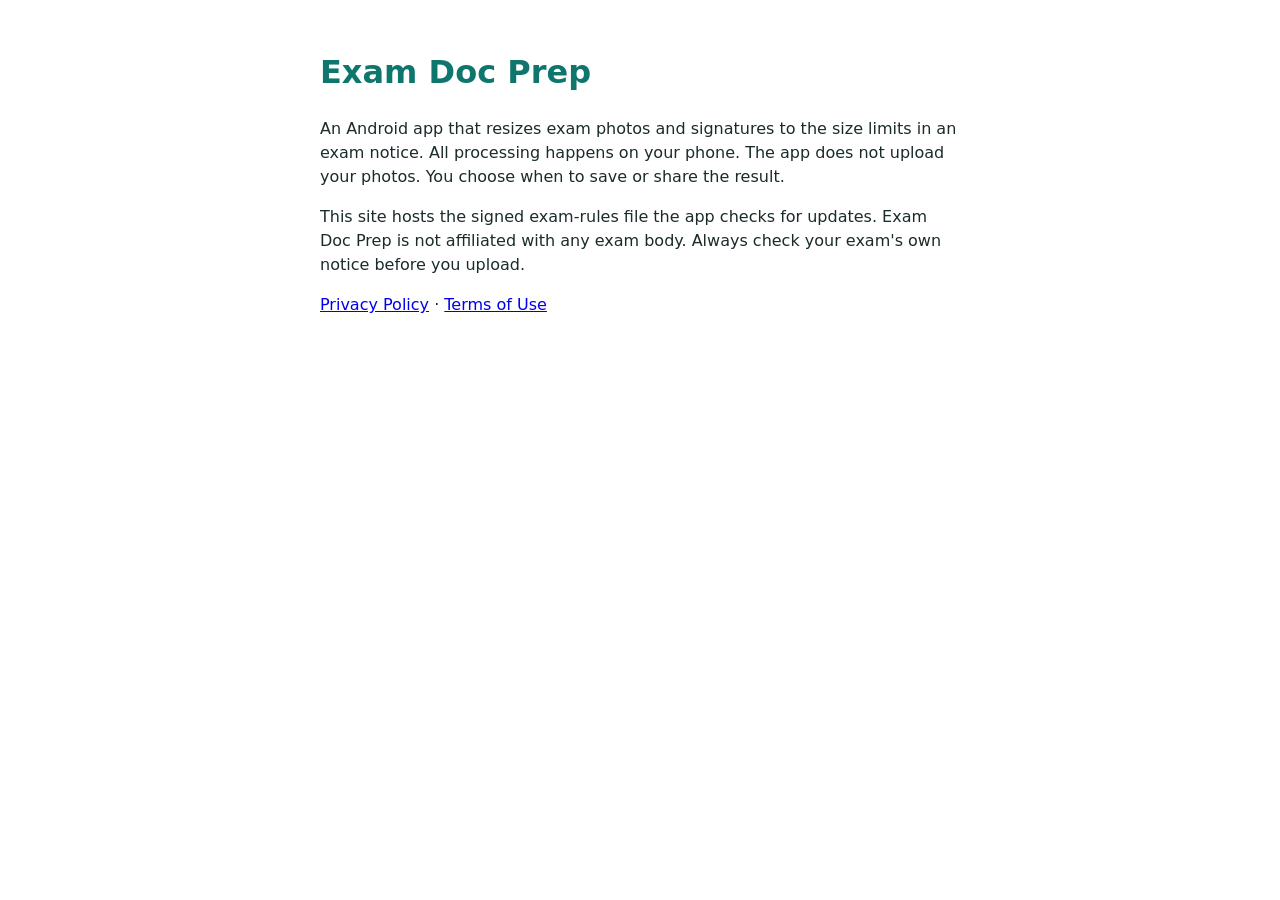
<file: index.html>
<!DOCTYPE html>
<html lang="en">
<head>
<meta charset="utf-8">
<meta name="viewport" content="width=device-width, initial-scale=1">
<title>Exam Doc Prep</title>
<style>body{font-family:system-ui,sans-serif;max-width:40rem;margin:3rem auto;padding:0 1rem;line-height:1.5;color:#1b2b2b}h1{color:#0f766e}</style>
</head>
<body>
<h1>Exam Doc Prep</h1>
<p>An Android app that resizes exam photos and signatures to the size limits in an exam notice. All processing happens on your phone. The app does not upload your photos. You choose when to save or share the result.</p>
<p>This site hosts the signed exam-rules file the app checks for updates. Exam Doc Prep is not affiliated with any exam body. Always check your exam's own notice before you upload.</p>
<p><a href="privacy/">Privacy Policy</a> · <a href="terms/">Terms of Use</a></p>
</body>
</html>
</file>
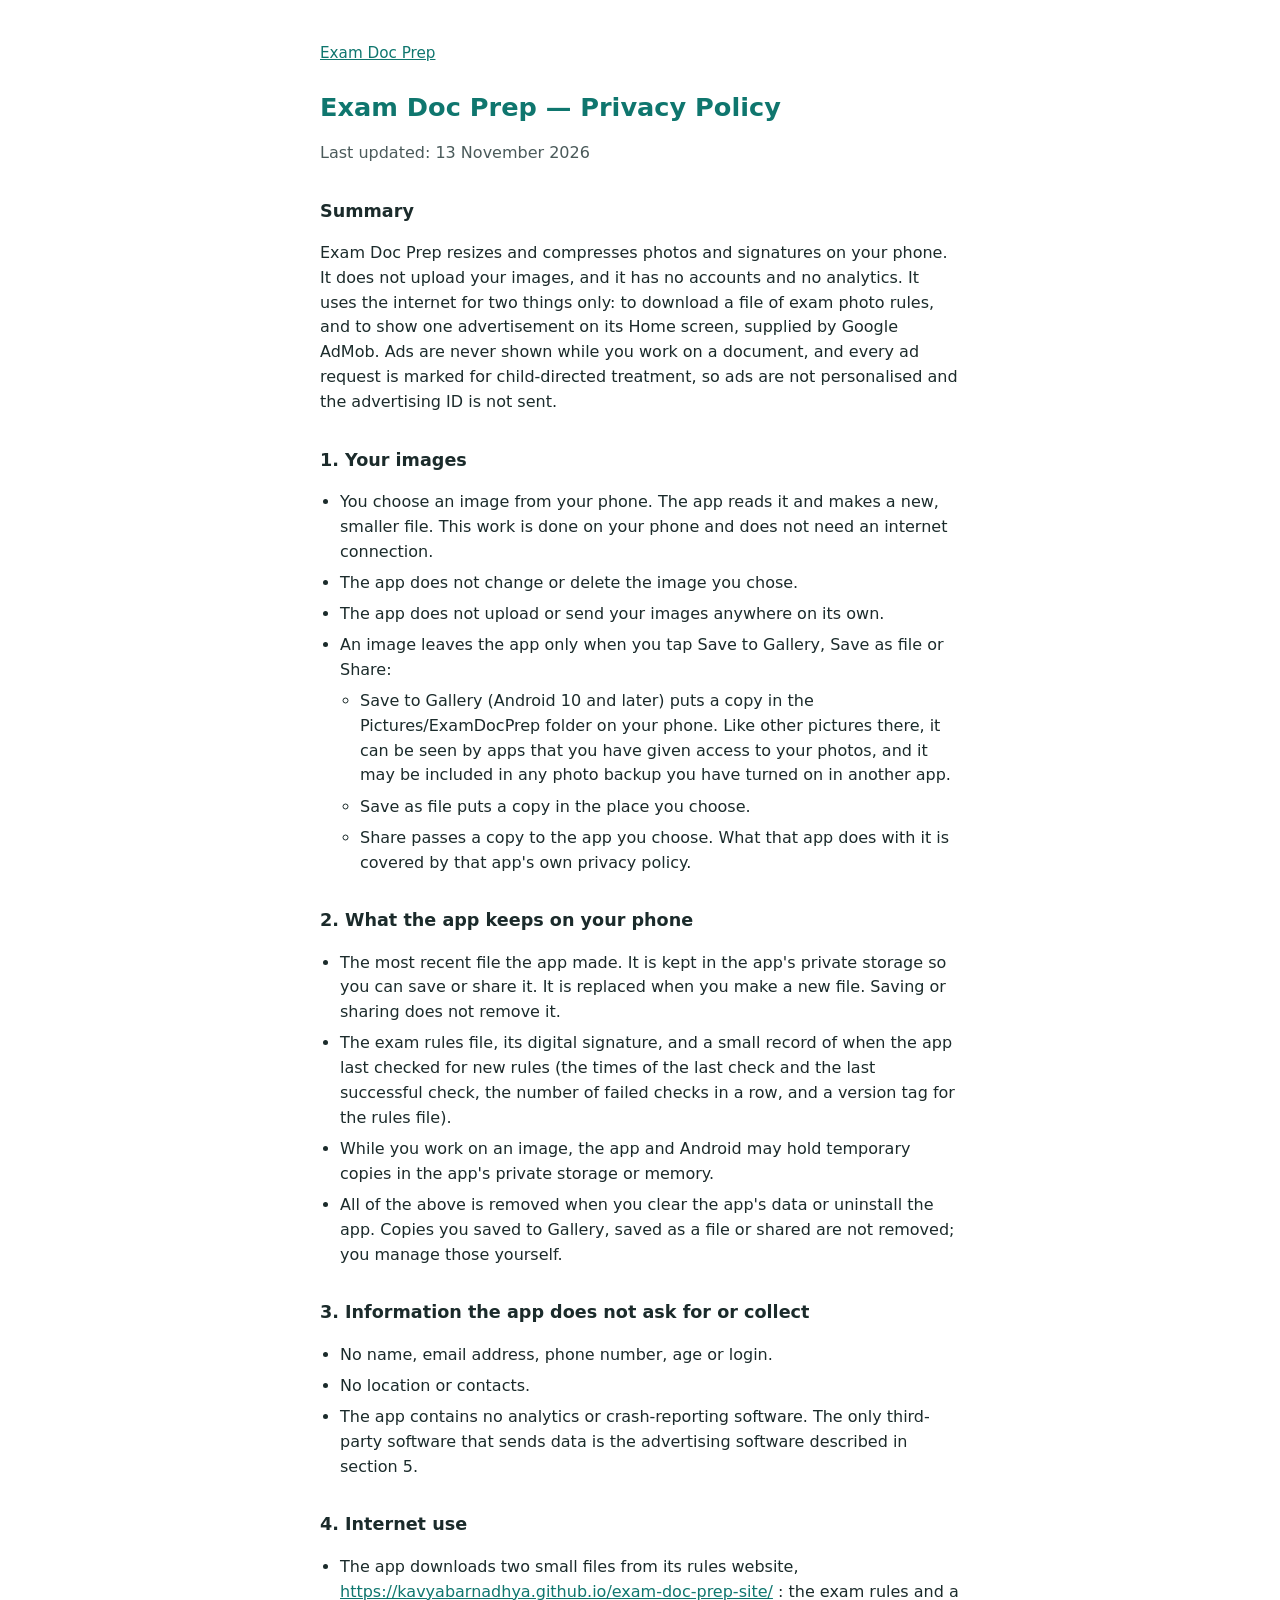
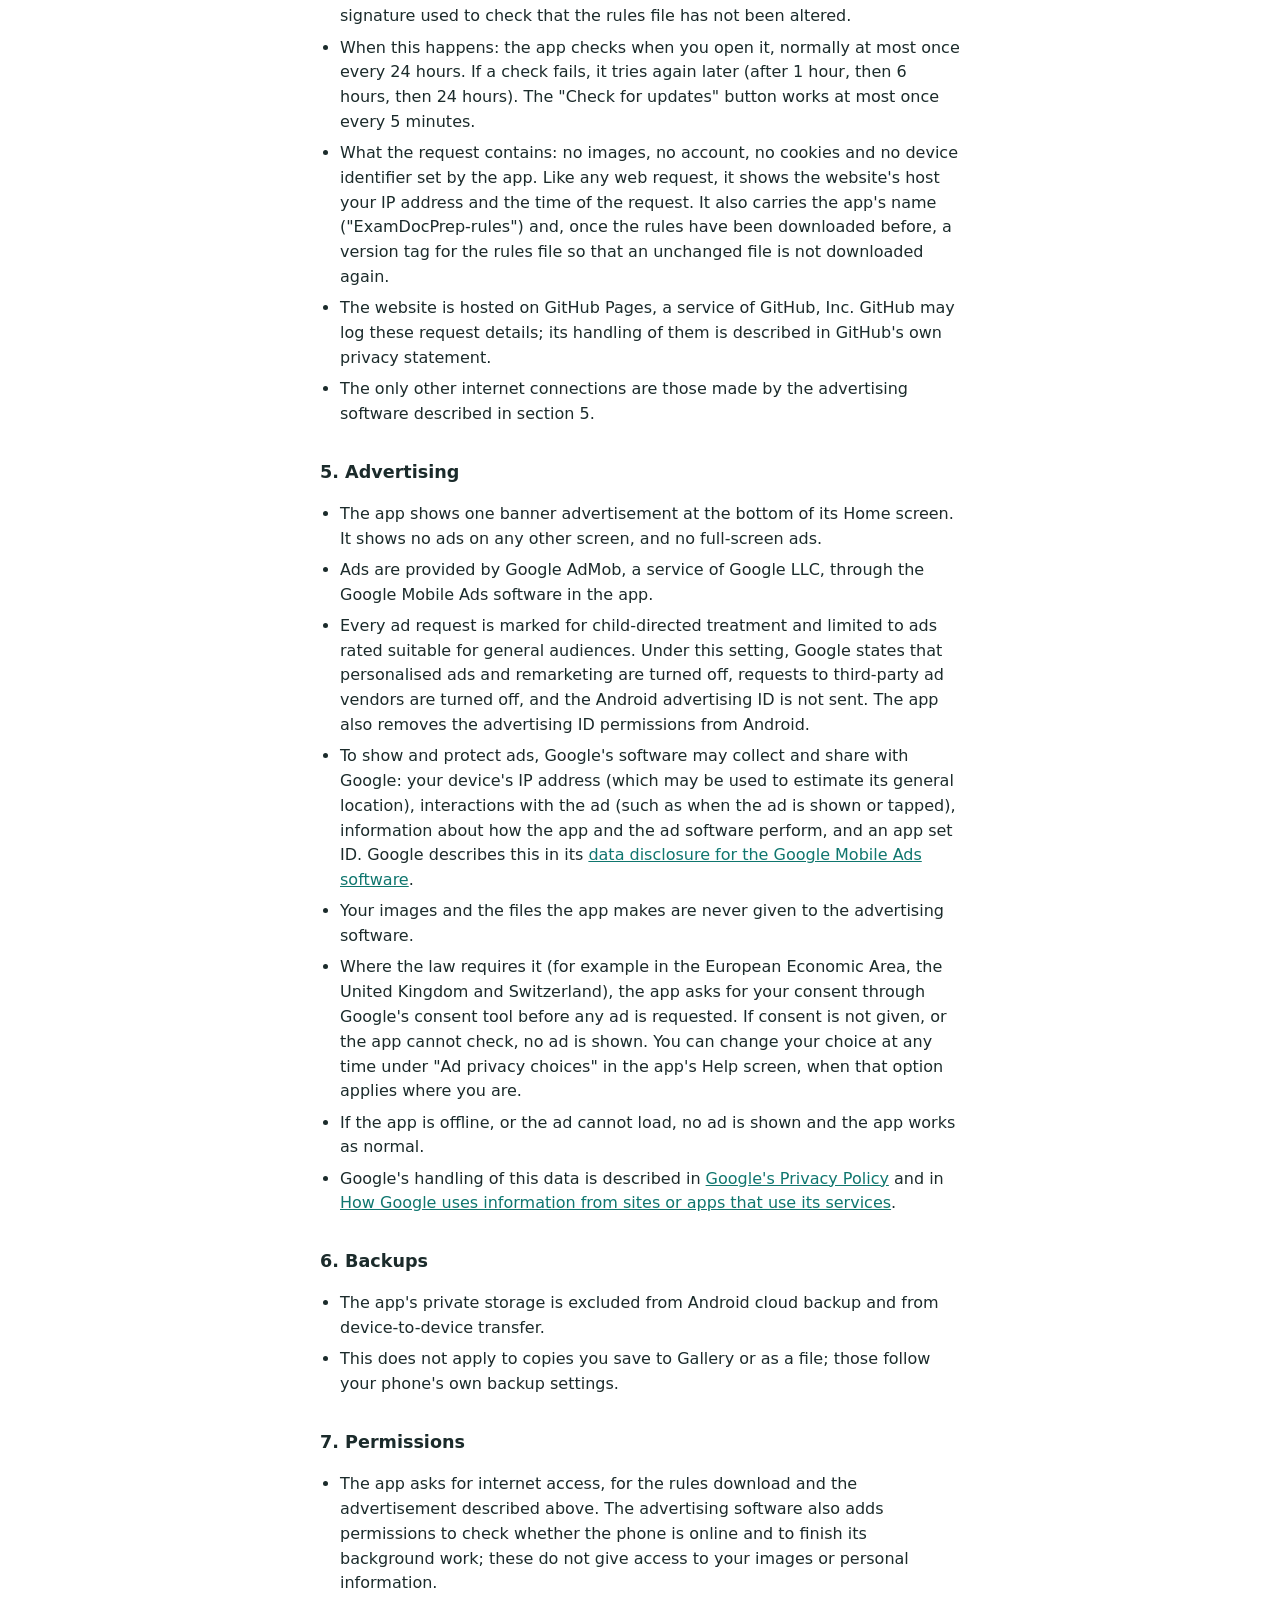
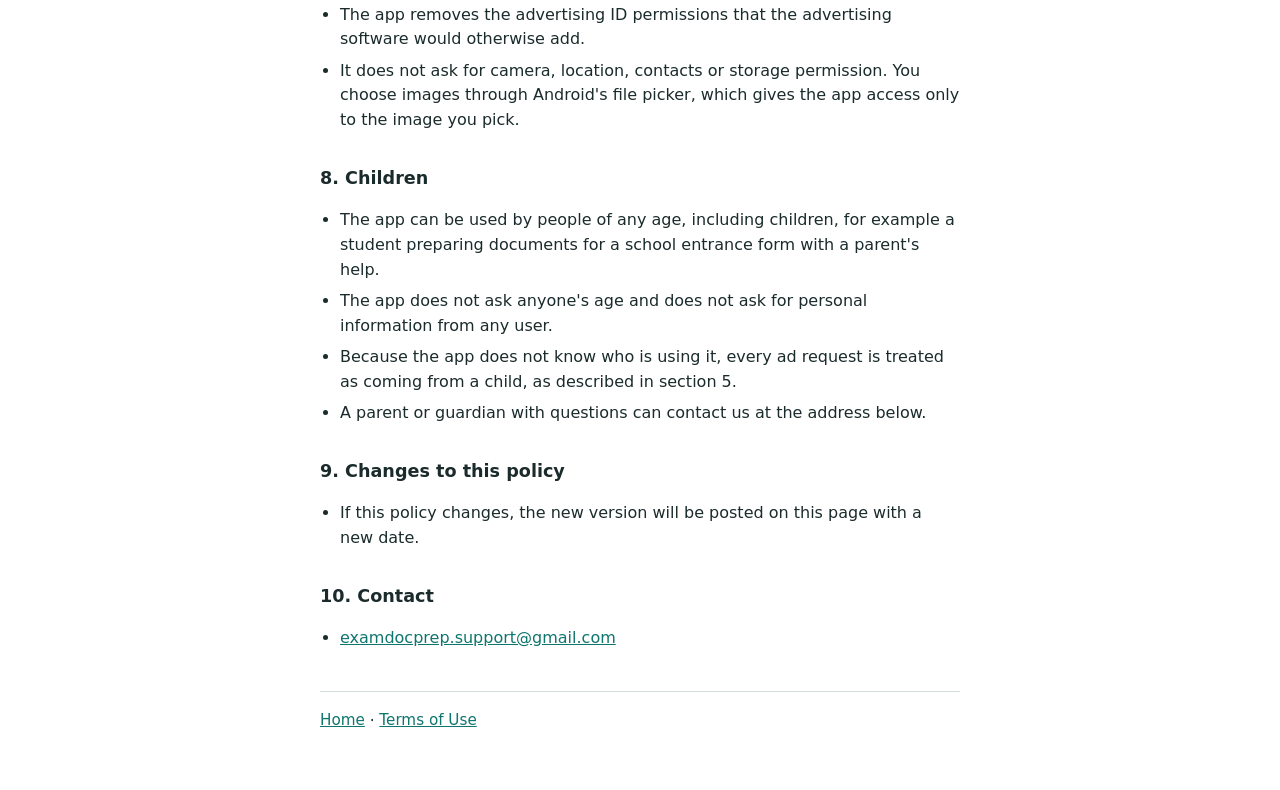
<file: privacy/index.html>
<!DOCTYPE html>
<html lang="en">
<head>
<meta charset="utf-8">
<meta name="viewport" content="width=device-width, initial-scale=1">
<title>Privacy Policy – Exam Doc Prep</title>
<link rel="stylesheet" href="../site.css">
</head>
<body>
<nav><a href="../">Exam Doc Prep</a></nav>
<main>
<h1>Exam Doc Prep — Privacy Policy</h1>
<p class="date">Last updated: 13 November 2026</p>

<h2>Summary</h2>
<p>Exam Doc Prep resizes and compresses photos and signatures on your phone. It does not upload your images, and it has no accounts and no analytics. It uses the internet for two things only: to download a file of exam photo rules, and to show one advertisement on its Home screen, supplied by Google AdMob. Ads are never shown while you work on a document, and every ad request is marked for child-directed treatment, so ads are not personalised and the advertising ID is not sent.</p>

<h2>1. Your images</h2>
<ul>
<li>You choose an image from your phone. The app reads it and makes a new, smaller file. This work is done on your phone and does not need an internet connection.</li>
<li>The app does not change or delete the image you chose.</li>
<li>The app does not upload or send your images anywhere on its own.</li>
<li>An image leaves the app only when you tap Save to Gallery, Save as file or Share:
<ul>
<li>Save to Gallery (Android 10 and later) puts a copy in the Pictures/ExamDocPrep folder on your phone. Like other pictures there, it can be seen by apps that you have given access to your photos, and it may be included in any photo backup you have turned on in another app.</li>
<li>Save as file puts a copy in the place you choose.</li>
<li>Share passes a copy to the app you choose. What that app does with it is covered by that app's own privacy policy.</li>
</ul>
</li>
</ul>

<h2>2. What the app keeps on your phone</h2>
<ul>
<li>The most recent file the app made. It is kept in the app's private storage so you can save or share it. It is replaced when you make a new file. Saving or sharing does not remove it.</li>
<li>The exam rules file, its digital signature, and a small record of when the app last checked for new rules (the times of the last check and the last successful check, the number of failed checks in a row, and a version tag for the rules file).</li>
<li>While you work on an image, the app and Android may hold temporary copies in the app's private storage or memory.</li>
<li>All of the above is removed when you clear the app's data or uninstall the app. Copies you saved to Gallery, saved as a file or shared are not removed; you manage those yourself.</li>
</ul>

<h2>3. Information the app does not ask for or collect</h2>
<ul>
<li>No name, email address, phone number, age or login.</li>
<li>No location or contacts.</li>
<li>The app contains no analytics or crash-reporting software. The only third-party software that sends data is the advertising software described in section 5.</li>
</ul>

<h2>4. Internet use</h2>
<ul>
<li>The app downloads two small files from its rules website, <a href="https://kavyabarnadhya.github.io/exam-doc-prep-site/">https://kavyabarnadhya.github.io/exam-doc-prep-site/</a> : the exam rules and a signature used to check that the rules file has not been altered.</li>
<li>When this happens: the app checks when you open it, normally at most once every 24 hours. If a check fails, it tries again later (after 1 hour, then 6 hours, then 24 hours). The "Check for updates" button works at most once every 5 minutes.</li>
<li>What the request contains: no images, no account, no cookies and no device identifier set by the app. Like any web request, it shows the website's host your IP address and the time of the request. It also carries the app's name ("ExamDocPrep-rules") and, once the rules have been downloaded before, a version tag for the rules file so that an unchanged file is not downloaded again.</li>
<li>The website is hosted on GitHub Pages, a service of GitHub, Inc. GitHub may log these request details; its handling of them is described in GitHub's own privacy statement.</li>
<li>The only other internet connections are those made by the advertising software described in section 5.</li>
</ul>

<h2>5. Advertising</h2>
<ul>
<li>The app shows one banner advertisement at the bottom of its Home screen. It shows no ads on any other screen, and no full-screen ads.</li>
<li>Ads are provided by Google AdMob, a service of Google LLC, through the Google Mobile Ads software in the app.</li>
<li>Every ad request is marked for child-directed treatment and limited to ads rated suitable for general audiences. Under this setting, Google states that personalised ads and remarketing are turned off, requests to third-party ad vendors are turned off, and the Android advertising ID is not sent. The app also removes the advertising ID permissions from Android.</li>
<li>To show and protect ads, Google's software may collect and share with Google: your device's IP address (which may be used to estimate its general location), interactions with the ad (such as when the ad is shown or tapped), information about how the app and the ad software perform, and an app set ID. Google describes this in its <a href="https://developers.google.com/admob/android/privacy/play-data-disclosure">data disclosure for the Google Mobile Ads software</a>.</li>
<li>Your images and the files the app makes are never given to the advertising software.</li>
<li>Where the law requires it (for example in the European Economic Area, the United Kingdom and Switzerland), the app asks for your consent through Google's consent tool before any ad is requested. If consent is not given, or the app cannot check, no ad is shown. You can change your choice at any time under "Ad privacy choices" in the app's Help screen, when that option applies where you are.</li>
<li>If the app is offline, or the ad cannot load, no ad is shown and the app works as normal.</li>
<li>Google's handling of this data is described in <a href="https://policies.google.com/privacy">Google's Privacy Policy</a> and in <a href="https://policies.google.com/technologies/partner-sites">How Google uses information from sites or apps that use its services</a>.</li>
</ul>

<h2>6. Backups</h2>
<ul>
<li>The app's private storage is excluded from Android cloud backup and from device-to-device transfer.</li>
<li>This does not apply to copies you save to Gallery or as a file; those follow your phone's own backup settings.</li>
</ul>

<h2>7. Permissions</h2>
<ul>
<li>The app asks for internet access, for the rules download and the advertisement described above. The advertising software also adds permissions to check whether the phone is online and to finish its background work; these do not give access to your images or personal information.</li>
<li>The app removes the advertising ID permissions that the advertising software would otherwise add.</li>
<li>It does not ask for camera, location, contacts or storage permission. You choose images through Android's file picker, which gives the app access only to the image you pick.</li>
</ul>

<h2>8. Children</h2>
<ul>
<li>The app can be used by people of any age, including children, for example a student preparing documents for a school entrance form with a parent's help.</li>
<li>The app does not ask anyone's age and does not ask for personal information from any user.</li>
<li>Because the app does not know who is using it, every ad request is treated as coming from a child, as described in section 5.</li>
<li>A parent or guardian with questions can contact us at the address below.</li>
</ul>

<h2>9. Changes to this policy</h2>
<ul>
<li>If this policy changes, the new version will be posted on this page with a new date.</li>
</ul>

<h2>10. Contact</h2>
<ul>
<li><a href="mailto:examdocprep.support@gmail.com">examdocprep.support@gmail.com</a></li>
</ul>
</main>
<footer><a href="../">Home</a> · <a href="../terms/">Terms of Use</a></footer>
</body>
</html>
</file>
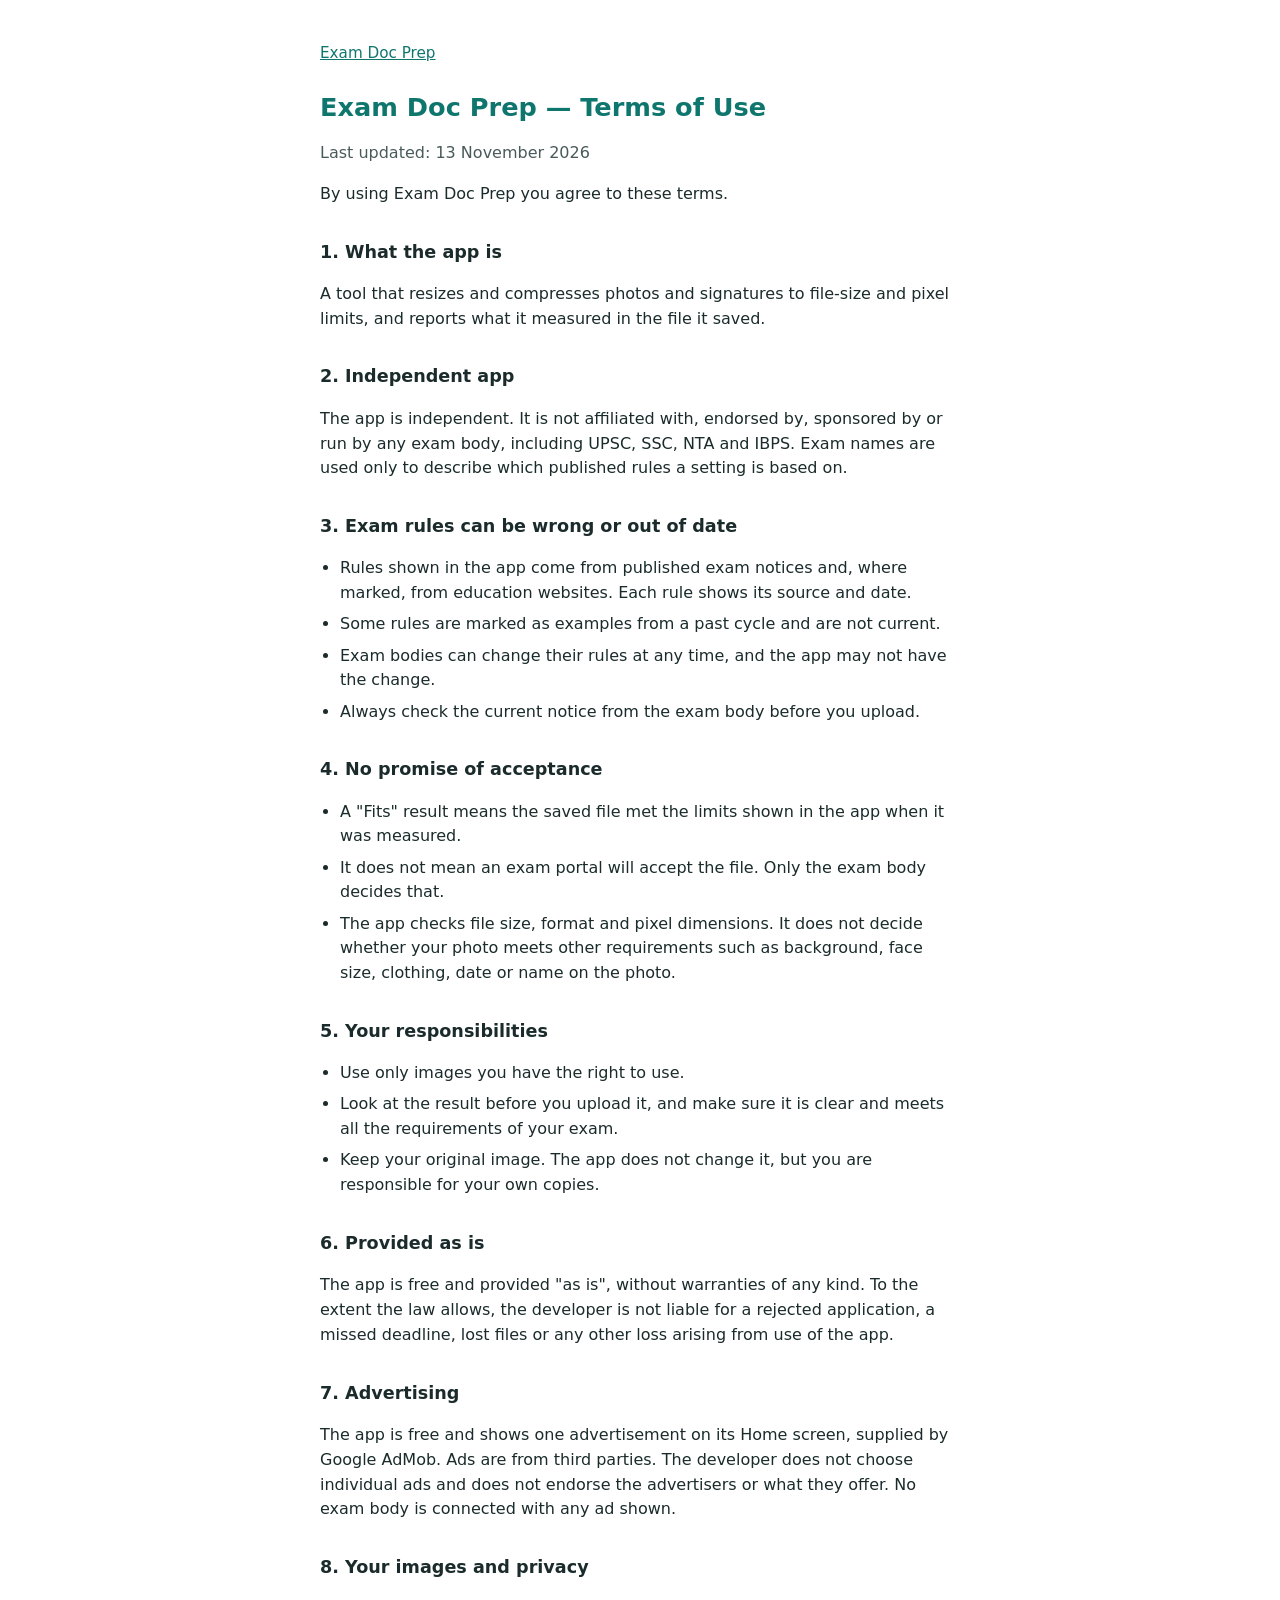
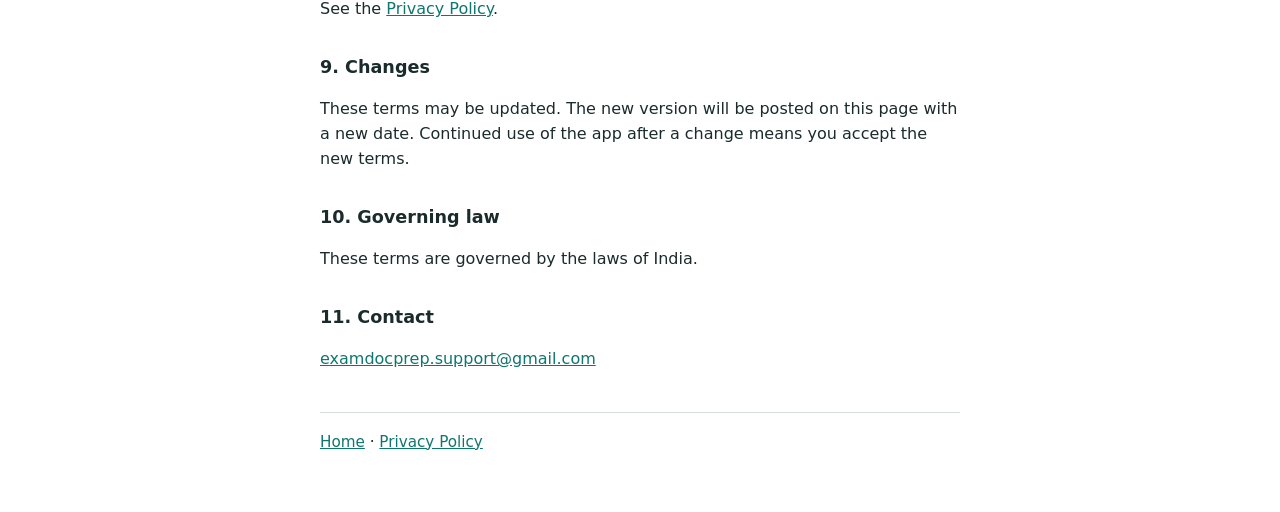
<file: terms/index.html>
<!DOCTYPE html>
<html lang="en">
<head>
<meta charset="utf-8">
<meta name="viewport" content="width=device-width, initial-scale=1">
<title>Terms of Use – Exam Doc Prep</title>
<link rel="stylesheet" href="../site.css">
</head>
<body>
<nav><a href="../">Exam Doc Prep</a></nav>
<main>
<h1>Exam Doc Prep — Terms of Use</h1>
<p class="date">Last updated: 13 November 2026</p>

<p>By using Exam Doc Prep you agree to these terms.</p>

<h2>1. What the app is</h2>
<p>A tool that resizes and compresses photos and signatures to file-size and pixel limits, and reports what it measured in the file it saved.</p>

<h2>2. Independent app</h2>
<p>The app is independent. It is not affiliated with, endorsed by, sponsored by or run by any exam body, including UPSC, SSC, NTA and IBPS. Exam names are used only to describe which published rules a setting is based on.</p>

<h2>3. Exam rules can be wrong or out of date</h2>
<ul>
<li>Rules shown in the app come from published exam notices and, where marked, from education websites. Each rule shows its source and date.</li>
<li>Some rules are marked as examples from a past cycle and are not current.</li>
<li>Exam bodies can change their rules at any time, and the app may not have the change.</li>
<li>Always check the current notice from the exam body before you upload.</li>
</ul>

<h2>4. No promise of acceptance</h2>
<ul>
<li>A "Fits" result means the saved file met the limits shown in the app when it was measured.</li>
<li>It does not mean an exam portal will accept the file. Only the exam body decides that.</li>
<li>The app checks file size, format and pixel dimensions. It does not decide whether your photo meets other requirements such as background, face size, clothing, date or name on the photo.</li>
</ul>

<h2>5. Your responsibilities</h2>
<ul>
<li>Use only images you have the right to use.</li>
<li>Look at the result before you upload it, and make sure it is clear and meets all the requirements of your exam.</li>
<li>Keep your original image. The app does not change it, but you are responsible for your own copies.</li>
</ul>

<h2>6. Provided as is</h2>
<p>The app is free and provided "as is", without warranties of any kind. To the extent the law allows, the developer is not liable for a rejected application, a missed deadline, lost files or any other loss arising from use of the app.</p>

<h2>7. Advertising</h2>
<p>The app is free and shows one advertisement on its Home screen, supplied by Google AdMob. Ads are from third parties. The developer does not choose individual ads and does not endorse the advertisers or what they offer. No exam body is connected with any ad shown.</p>

<h2>8. Your images and privacy</h2>
<p>See the <a href="../privacy/">Privacy Policy</a>.</p>

<h2>9. Changes</h2>
<p>These terms may be updated. The new version will be posted on this page with a new date. Continued use of the app after a change means you accept the new terms.</p>

<h2>10. Governing law</h2>
<p>These terms are governed by the laws of India.</p>

<h2>11. Contact</h2>
<p><a href="mailto:examdocprep.support@gmail.com">examdocprep.support@gmail.com</a></p>
</main>
<footer><a href="../">Home</a> · <a href="../privacy/">Privacy Policy</a></footer>
</body>
</html>
</file>
<file: site.css>
/* Shared by the privacy and terms pages. Same look as the home page. */
:root { color-scheme: light dark; --text: #1b2b2b; --muted: #4a5a5a; --brand: #0f766e; --bg: #ffffff; --line: #d5dcdc; }
@media (prefers-color-scheme: dark) {
  :root { --text: #e6eded; --muted: #a9b8b8; --brand: #5eead4; --bg: #101616; --line: #2c3838; }
}
body { font-family: system-ui, sans-serif; max-width: 40rem; margin: 2rem auto 3rem; padding: 0 1rem; line-height: 1.55; color: var(--text); background: var(--bg); }
h1 { color: var(--brand); font-size: 1.6rem; line-height: 1.25; }
h2 { font-size: 1.1rem; margin-top: 2rem; }
a { color: var(--brand); }
a:focus-visible { outline: 2px solid var(--brand); outline-offset: 2px; }
ul { padding-left: 1.25rem; }
li { margin: 0.4rem 0; }
.date { color: var(--muted); }
nav, footer { font-size: 0.95rem; }
nav a, footer a { display: inline-block; padding: 0.6rem 0; }
footer { margin-top: 2.5rem; padding-top: 0.5rem; border-top: 1px solid var(--line); }
main { overflow-wrap: anywhere; }
</file>
